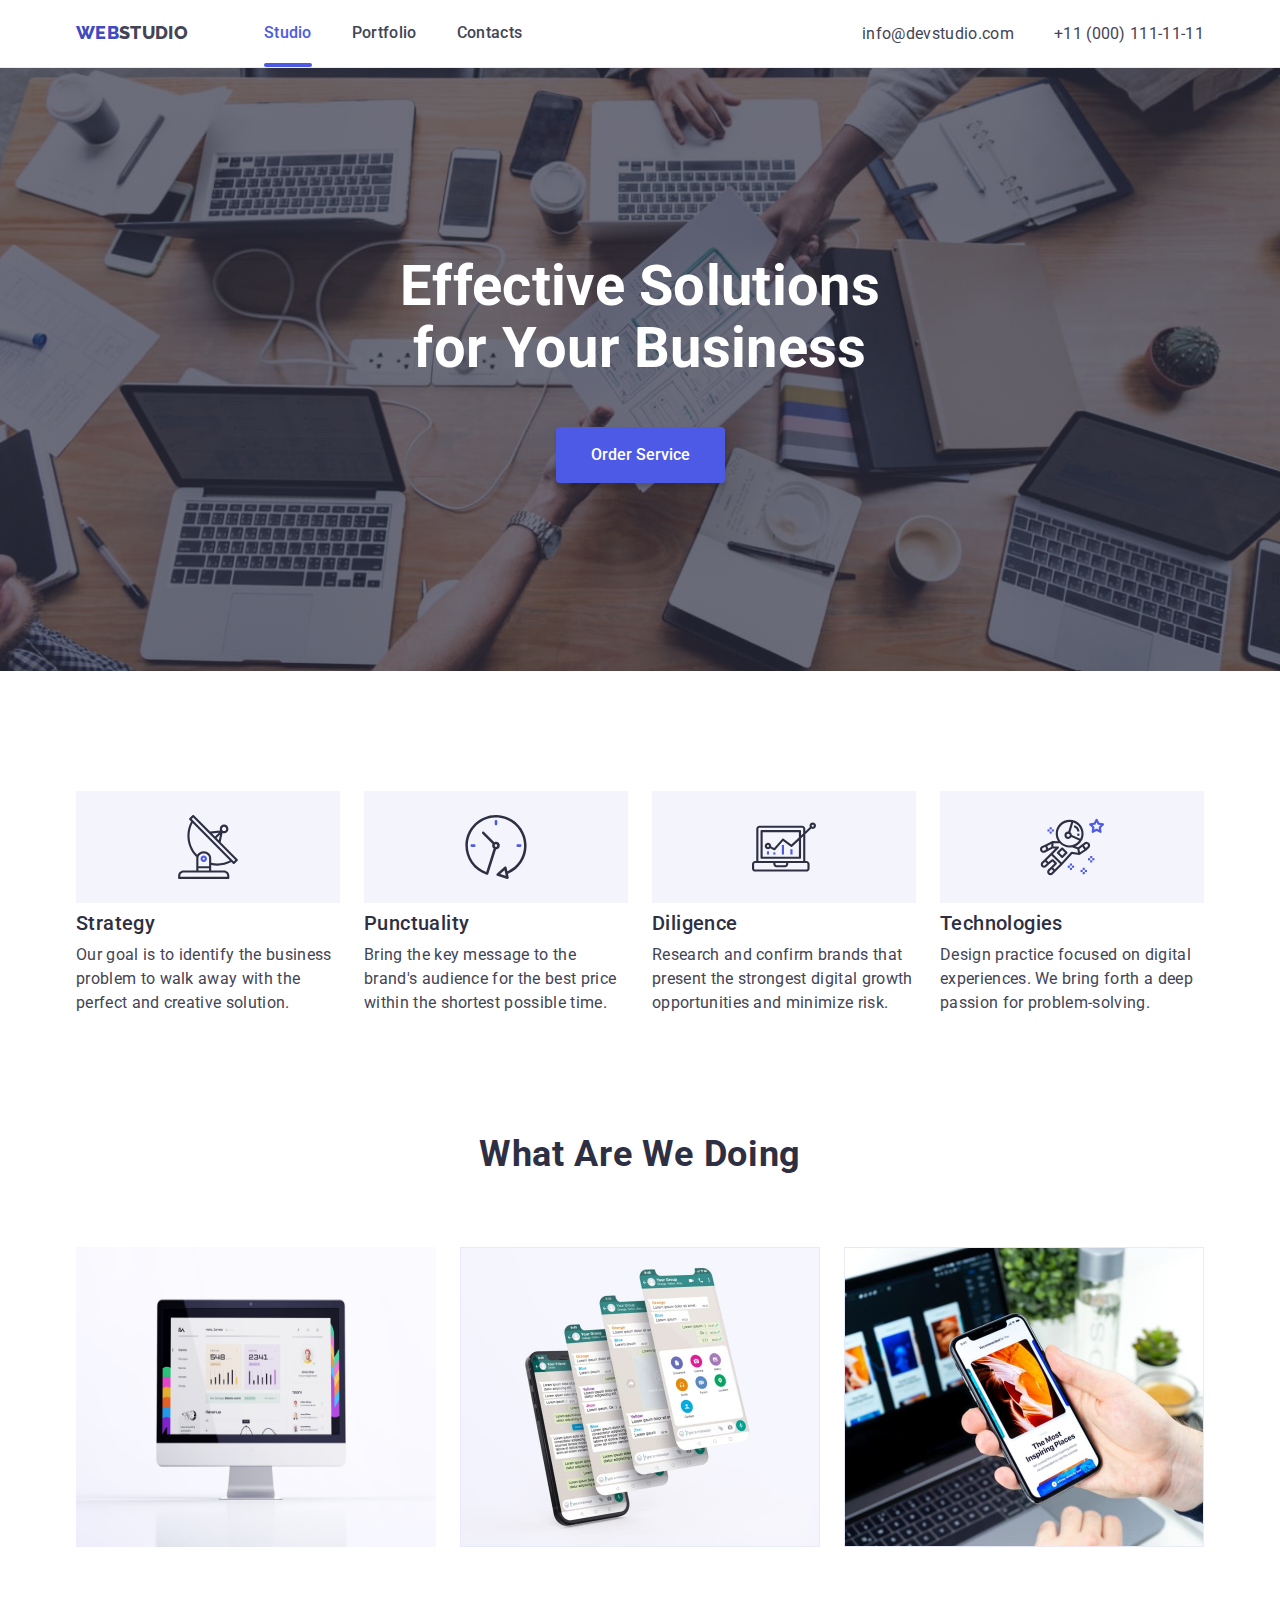
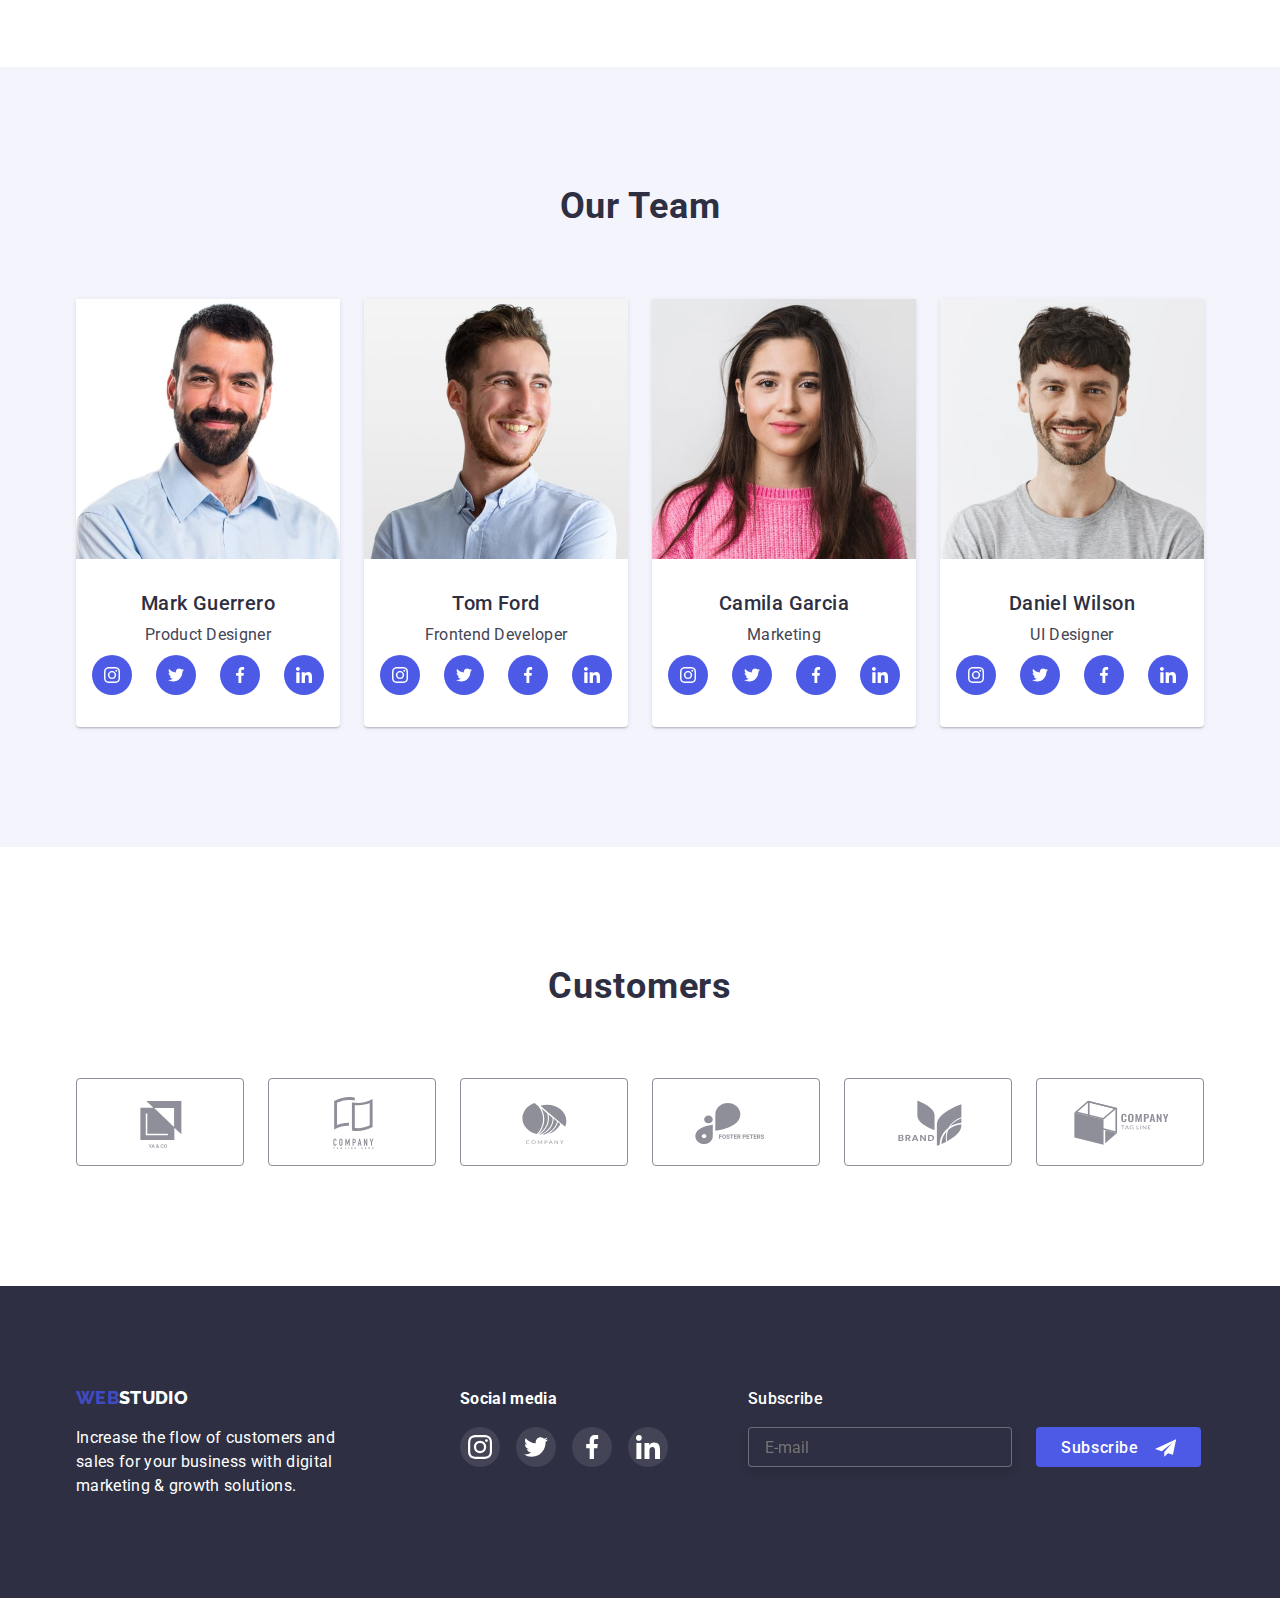
<file: index.html>
<!DOCTYPE html>
<html lang="en">

<head>
  <meta charset="UTF-8" />
  <meta http-equiv="X-UA-Compatible" content="IE=edge" />
  <meta name="viewport" content="width=device-width, initial-scale=1.0" />
  <title>Document</title>
  <link rel="stylesheet"
    href="https://cdnjs.cloudflare.com/ajax/libs/modern-normalize/1.0.0/modern-normalize.min.css" />
  <link rel="stylesheet" href="./css/styles.css" />
  <link rel="preconnect" href="https://fonts.googleapis.com" />
  <link rel="preconnect" href="https://fonts.gstatic.com" crossorigin />
  <link href="https://fonts.googleapis.com/css2?family=Raleway:wght@800&family=Roboto:wght@400;500;700;900&display=swap"
    rel="stylesheet" />
</head>

<body>
  <header class="page-top">
    <div class="container header">
      <nav class="navigation-head">
        <a class="logo" href="./index.html"><span class="web">WEB</span>STUDIO</a>
        <ul class="site-nav">
          <li class="item-nav">
            <a class="navigation-link current" href="./index.html">Studio</a>
          </li>
          <li class="item-nav">
            <a class="navigation-link" href="./portfolio.html">Portfolio</a>
          </li>
          <li class="item-nav">
            <a class="navigation-link" href="">Contacts</a>
          </li>
        </ul>
      </nav>
      <address class="address">
        <ul class="site-address">
          <li class="item-address">
            <a class="address-nav" href="mailto:info@devstudio.com">info@devstudio.com</a>
          </li>
          <li class="item-contacts">
            <a class="address-nav" href="tel:+110001111111">+11 (000) 111-11-11</a>
          </li>
        </ul>
      </address>
    </div>
  </header>

  <main>
    <section class="effective-solutions">
      <div class="container">
        <h1 class="effective-solutions-h">
          Effective Solutions for Your Business
        </h1>
        <button type="button" class="button-order" data-modal-open>Order Service</button>
      </div>
    </section>

    <section class="feautures">
      <div class="container">
        <h2 hidden class="feautures-name">Features</h2>
       
        <ul class="feautures-list">
          <li class="list-item">
            <div class="antenna-icon"><svg class="feautures-icon">
                <use href="./images/icons.svg#icon-antenna"></use>
              </svg> </div>
            <h3 class="feautures-h">Strategy</h3>
            <p class="feautures-p">
              Our goal is to identify the business problem to walk away with
              the perfect and creative solution.
            </p>
            
          </li>
          
          <li class="list-item">
            <div class="clock-icon"><svg class="feautures-icon">
                  <use href="./images/icons.svg#icon-clock"></use>
                </svg></div>
            <h3 class="feautures-h">Punctuality</h3>
            <p class="feautures-p">
              Bring the key message to the brand's audience for the best price
              within the shortest possible time.
            </p>
          </li>
          <li class="list-item">
            <div class="diagram-icon"><svg class="feautures-icon">
                  <use href="./images/icons.svg#icon-diagram"></use>
                </svg> </div>
            <h3 class="feautures-h">Diligence</h3>
            <p class="feautures-p">
              Research and confirm brands that present the strongest digital
              growth opportunities and minimize risk.
            </p>
          </li>
          <li class="list-item">
            <div class="astronaut-icon"><svg class="feautures-icon">
                  <use href="./images/icons.svg#icon-astronaut"></use>
                </svg></div>
            <h3 class="feautures-h">Technologies</h3>
            <p class="feautures-p">
              Design practice focused on digital experiences. We bring forth a
              deep passion for problem-solving.
            </p>
          </li>
        </ul>
      </div>
    </section>

    <section class="what-are-we-doing-section">
      <div class="container">
        <h2 class="what-are-we-doing">What Are We Doing</h2>
        <ul class="what-are-we-doing-list">
          <li class="list-img">
            <img src="./images/img1.jpg" alt="img1" width="360" height="300" />
          </li>
          <li class="list-img">
            <img src="./images/img2.jpg" alt="img2" width="360" height="300" />
          </li>
          <li class="list-img">
            <img src="./images/img3.jpg" alt="img3" width="360" height="300" />
          </li>
        </ul>
      </div>
    </section>

    <section class="our-team-section">
      <div class="container">
        <h2 class="our-team-h-two">Our Team</h2>
        <ul class="our-team-list">
          <li class="list-text-img">
            <img src="./images/img4.jpg" alt="img4" width="264" height="260" />
            <div class="img-card">
              <h3 class="our-team-h">Mark Guerrero</h3>
              <p class="our-team-p">Product Designer</p>
              <ul class="socials-list">
                <li class="socials-item">
                  <a class="socials-link" href="#">
                    <svg class="socials-icon">
                      <use href="./images/icons.svg#icon-instagram"></use>
                    </svg>
                  </a>
                </li>
                <li class="socials-item">
                  <a class="socials-link" href="#"><svg class="socials-icon">
                      <use href="./images/icons.svg#icon-twitter"></use>
                    </svg></a>
                </li>
                <li class="socials-item">
                  <a class="socials-link" href="#"><svg class="socials-icon">
                      <use href="./images/icons.svg#icon-facebook"></use>
                    </svg></a>
                </li>
                <li class="socials-item">
                  <a class="socials-link" href="#"><svg class="socials-icon">
                      <use href="./images/icons.svg#icon-linkedin"></use>
                    </svg></a>
                </li>
              </ul>
            </div>
          </li>
          <li class="list-text-img">
            <img src="./images/img5.jpg" alt="img5" width="264" height="260" />
            <div class="img-card">
              <h3 class="our-team-h">Tom Ford</h3>
              <p class="our-team-p">Frontend Developer</p>
              <ul class="socials-list">
                <li class="socials-item">
                  <a class="socials-link" href="#">
                    <svg class="socials-icon">
                      <use href="./images/icons.svg#icon-instagram"></use>
                    </svg>
                  </a>
                </li>
                <li class="socials-item">
                  <a class="socials-link" href="#"><svg class="socials-icon">
                      <use href="./images/icons.svg#icon-twitter"></use>
                    </svg></a>
                </li>
                <li class="socials-item">
                  <a class="socials-link" href="#"><svg class="socials-icon">
                      <use href="./images/icons.svg#icon-facebook"></use>
                    </svg></a>
                </li>
                <li class="socials-item">
                  <a class="socials-link" href="#"><svg class="socials-icon">
                      <use href="./images/icons.svg#icon-linkedin"></use>
                    </svg></a>
                </li>
              </ul>
            </div>
          </li>
          <li class="list-text-img">
            <img src="./images/img6.jpg" alt="img6" width="264" height="260" />
            <div class="img-card">
              <h3 class="our-team-h">Camila Garcia</h3>
              <p class="our-team-p">Marketing</p>
              <ul class="socials-list">
                <li class="socials-item">
                  <a class="socials-link" href="#">
                    <svg class="socials-icon">
                      <use href="./images/icons.svg#icon-instagram"></use>
                    </svg>
                  </a>
                </li>
                <li class="socials-item">
                  <a class="socials-link" href="#"><svg class="socials-icon">
                      <use href="./images/icons.svg#icon-twitter"></use>
                    </svg></a>
                </li>
                <li class="socials-item">
                  <a class="socials-link" href="#"><svg class="socials-icon">
                      <use href="./images/icons.svg#icon-facebook"></use>
                    </svg></a>
                </li>
                <li class="socials-item">
                  <a class="socials-link" href="#"><svg class="socials-icon">
                      <use href="./images/icons.svg#icon-linkedin"></use>
                    </svg></a>
                </li>
              </ul>
            </div>
          </li>
          <li class="list-text-img">
            <img src="./images/img7.jpg" alt="img7" width="264" height="260" />
            <div class="img-card">
              <h3 class="our-team-h">Daniel Wilson</h3>
              <p class="our-team-p">UI Designer</p>
              <ul class="socials-list">
                <li class="socials-item">
                  <a class="socials-link" href="#">
                    <svg class="socials-icon">
                      <use href="./images/icons.svg#icon-instagram"></use>
                    </svg>
                  </a>
                </li>
                <li class="socials-item">
                  <a class="socials-link" href="#"><svg class="socials-icon">
                      <use href="./images/icons.svg#icon-twitter"></use>
                    </svg></a>
                </li>
                <li class="socials-item">
                  <a class="socials-link" href="#"><svg class="socials-icon">
                      <use href="./images/icons.svg#icon-facebook"></use>
                    </svg></a>
                </li>
                <li class="socials-item">
                  <a class="socials-link" href="#"><svg class="socials-icon">
                      <use href="./images/icons.svg#icon-linkedin"></use>
                    </svg></a>
                </li>
              </ul>
            </div>
          </li>
        </ul>
      </div>
    </section>
    <section class="customers-section">
      <div class="container">
        <h2 class="customers-h-two">Customers</h2>
<ul class="customers-logo">
  <li class="customers-item">
    <a class="customers-link" href="#">
      <svg class="customers-icon">
        <use href="./images/icons.svg#icon-logo-1"></use>
      </svg>
    </a>
  </li>
  <li class="customers-item">
    <a class="customers-link" href="#"><svg class="customers-icon">
        <use href="./images/icons.svg#icon-logo-2"></use>
      </svg></a>
  </li>
  <li class="customers-item">
    <a class="customers-link" href="#"><svg class="customers-icon">
        <use href="./images/icons.svg#icon-logo-3"></use>
      </svg></a>
  </li>
  <li class="customers-item">
    <a class="customers-link" href="#"><svg class="customers-icon">
        <use href="./images/icons.svg#icon-logo-4"></use>
      </svg></a>
  </li>
  <li class="customers-item">
    <a class="customers-link" href="#"><svg class="customers-icon">
        <use href="./images/icons.svg#icon-logo-5"></use>
      </svg></a>
  </li>
  <li class="customers-item">
    <a class="customers-link" href="#"><svg class="customers-icon">
        <use href="./images/icons.svg#icon-logo-6"></use>
      </svg></a>
  </li>
</ul>
      </div>

    </section>
  </main>

  <footer class="footer">
    <div class="container footer-container">
     <div class="footer-div">
      <a href="./index.html" class="logo-footer"><span class="web">WEB</span>STUDIO</a>
      <p class="footer-text-p">
        Increase the flow of customers and sales for your business with digital
        marketing & growth solutions.
      </p>
    </div>
    <div class="social-footer">
      <h2>Social media</h2>
      <ul class="socials-list-footer">
        <li class="socials-item-footer">
          <a class="socials-link-footer" href="#">
            <svg class="socials-icon-footer">
              <use href="./images/icons.svg#icon-instagram"></use>
            </svg>
          </a>
        </li>
        <li class="socials-item-footer">
          <a class="socials-link-footer" href="#"><svg class="socials-icon-footer">
              <use href="./images/icons.svg#icon-twitter"></use>
            </svg></a>
        </li>
        <li class="socials-item-footer">
          <a class="socials-link-footer" href="#"><svg class="socials-icon-footer">
              <use href="./images/icons.svg#icon-facebook"></use>
            </svg></a>
        </li>
        <li class="socials-item-footer">
          <a class="socials-link-footer" href="#"><svg class="socials-icon-footer">
              <use href="./images/icons.svg#icon-linkedin"></use>
            </svg></a>
        </li>
      </ul>
    </div>
    <div class="subscribe-box">
      <h3 class="subscribe-text">Subscribe</h3>
      <form class="subscribe-form" action="">
        <label>
          <input class="subscribe-input" type="email" name="email" placeholder="E-mail" required />
        </label>
        <button type="submit" class="subscribe-btn">
          Subscribe
          <svg class="icon">
            <use href="./images/icons.svg#icon-telegram"></use>
          </svg>
        </button>
      </form>
    </div>
    </div>
    
  </footer>
  <div class="backdrop is-hidden" data-modal>
    <div class="modal">
      
    <button class="modal-close" type="button" data-modal-close>
      <svg class="close-button-icon">
      <use href="./images/icons.svg#icon-close-svg"></use>
    </svg></button>
    <div class="modal-feedback">
      <h4 class="modal-title">
        Leave your contacts and we will call you back
      </h4>
      <form class="form">
        <div class="modal-field">
          <label class="modal-label" for="name">Name</label>
          <input class="modal-input" type="text" id="name" name="Name" required />
          <svg class="modal-icon">
            <use href="./images/icons.svg#icon-username"></use>
          </svg>
        </div>
        <div class="modal-field">
          <label class="modal-label" for="phone">Phone</label>
          <input class="modal-input" type="tel" id="phone" name="Phone" required
            pattern="[0-9]{3}-[0-9]{3}-[0-9]{2}-[0-9]{2}" placeholder="xxx-xxx-xx-xx" />
          <svg class="modal-icon">
            <use href="./images/icons.svg#icon-phone"></use>
          </svg>
        </div>
        <div class="modal-field">
          <label class="modal-label" for="email">Email</label>
          <input class="modal-input" type="email" id="email" name="Email" required />
          <svg class="modal-icon">
            <use href="./images/icons.svg#icon-email"></use>
          </svg>
        </div>
        <div class="modal-form-comment">
          <label class="modal-label" for="comment">Comment</label>
          <textarea class="modal-comment" name="Comment" id="comment" placeholder="Text input"></textarea>
        </div>
        <div class="modal-form">
          <input class="user-policy visually-hidden" type="checkbox" name="checkbox" id="user-policy" required />
          <label for="user-policy" class="modal-form-check">I accept the terms and conditions of the
            <a class="modal-policy" href="">Privacy Policy</a></label>
            
        </div>
        <button type="submit" class="modal-submit">Send</button>
      </form>
    </div>
    </div>


  </div>

  <script src="./js/modal.js"></script>
</body>

</html>
</file>
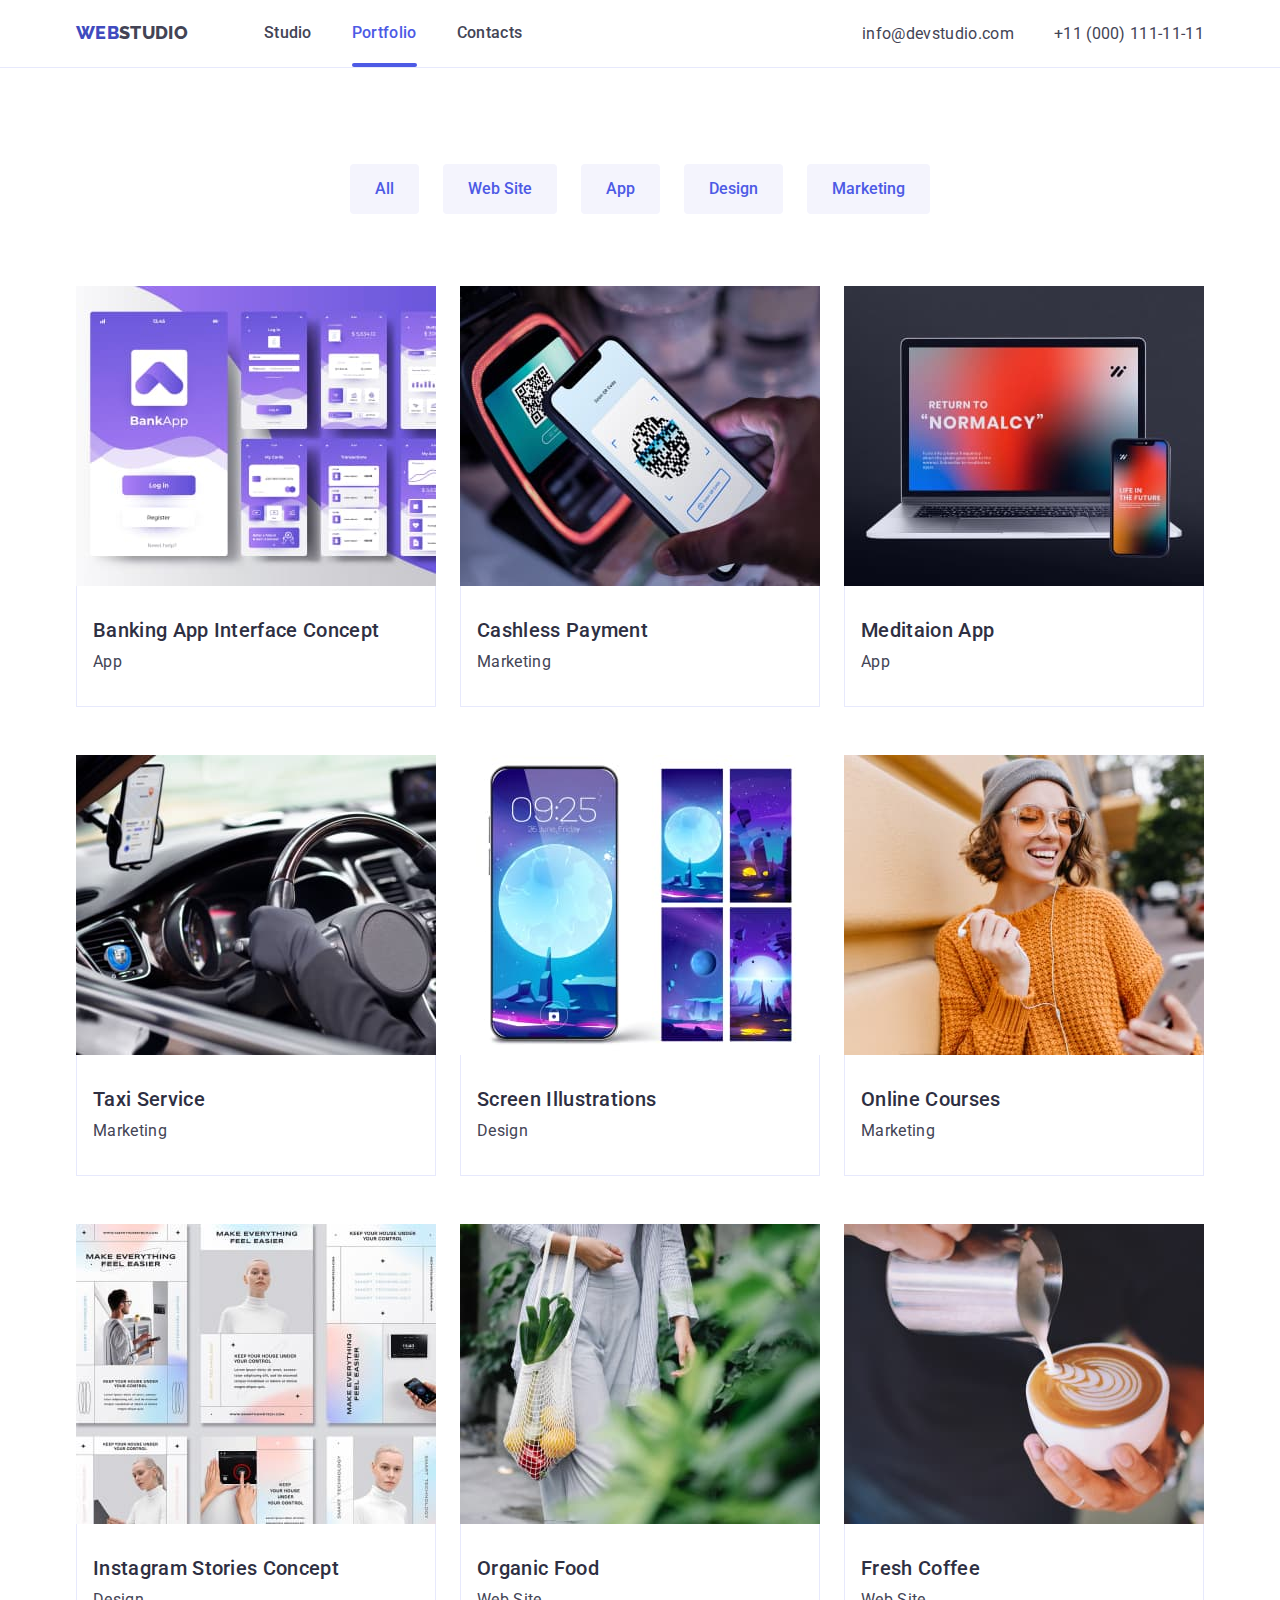
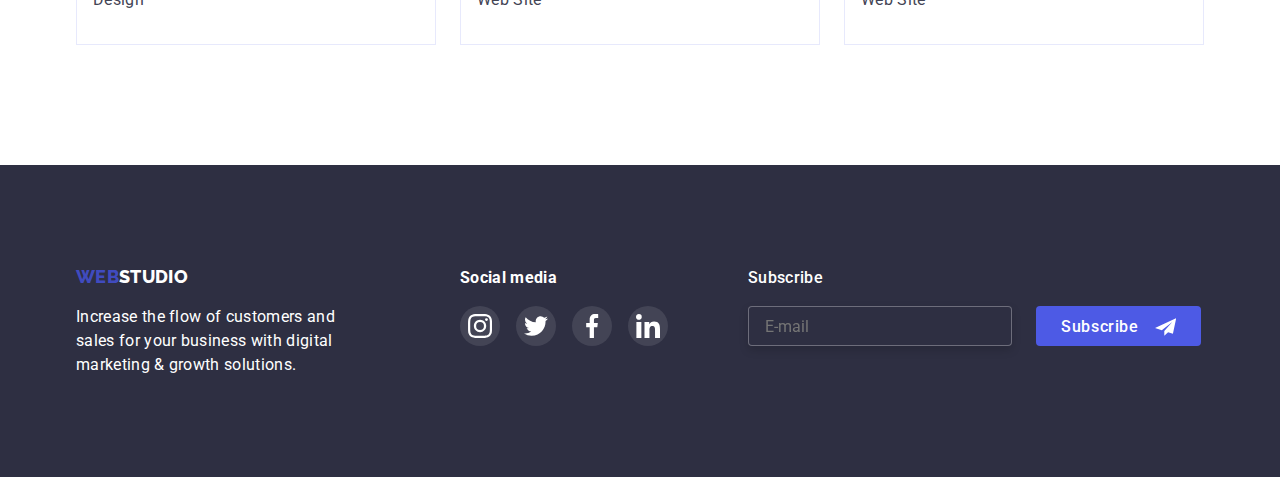
<file: portfolio.html>
<!DOCTYPE html>
<html lang="en">

<head>
  <meta charset="UTF-8" />
  <meta http-equiv="X-UA-Compatible" content="IE=edge" />
  <meta name="viewport" content="width=device-width, initial-scale=1.0" />
  <title>goit-markup-hw-02</title>

  <link rel="preconnect" href="https://fonts.googleapis.com" />
  <link rel="preconnect" href="https://fonts.gstatic.com" crossorigin />
  <link href="https://fonts.googleapis.com/css2?family=Raleway:wght@800&family=Roboto:wght@400;500;700;900&display=swap"
    rel="stylesheet" />
  <link rel="stylesheet"
    href="https://cdnjs.cloudflare.com/ajax/libs/modern-normalize/1.0.0/modern-normalize.min.css" />
  <link rel="stylesheet" href="./css/styles.css" />
</head>
<!-- Navigation -->

<body>
  <header class="page-top">
    <div class="container header">
      <nav class="navigation-head">
        <a class="logo" href="./index.html"><span class="web">WEB</span>STUDIO</a>
        <ul class="site-nav">
          <li class="item-nav"><a class="navigation-link" href="./index.html">Studio</a></li>
          <li class="item-nav">
            <a class="navigation-link current" href="./portfolio.html">Portfolio</a>
          </li>
          <li class="item-nav"><a class="navigation-link" href="">Contacts</a></li>
        </ul>
      </nav>
      <address class="address">
        <ul class="site-address">
          <li class="item-address">
            <a class="address-nav" href="mailto:info@devstudio.com">info@devstudio.com</a>
          </li>
          <li class="item-contacts">
            <a class="address-nav" href="tel:+110001111111">+11 (000) 111-11-11</a>
          </li>
        </ul>
      </address>
    </div>
  </header>
  <main>

    <!-- Buttons -->

    <section class="section-portfolio">
      <div class="container-portfolio">



        <ul class="list-button">
          <li class="button"><button type="button" class="portfolio-button">All</button></li>
          <li class="button"><button type="button" class="portfolio-button">Web Site</button></li>
          <li class="button"><button type="button" class="portfolio-button">App</button></li>
          <li class="button"><button type="button" class="portfolio-button">Design</button></li>
          <li class="button"><button type="button" class="portfolio-button">Marketing</button></li>
        </ul>

        <!-- Portfolio -->

        <ul class="portfolio-ul-img-list">
          <li class="portfolio-img">
            <a class="link portfolio-link" href="#">
              <div class="app-image"><img src="./images/img8.jpg" alt="img8" width="360" />
                
                <div class="app-description">
                  <p>14 Stylish and User-Friendly App Design Concepts · Task Manager App · Calorie Tracker App · Exotic
                    Fruit Ecommerce App ·
                    Cloud Storage App</p>
                </div>
              </div>
              <div class="portfolio-card">

                <h3 class="list-h-portfolio">Banking App Interface Concept</h3>
                <p class="list-p-portfolio">App</p>
              </div>
              
              
            </a>

          </li>
          <li class="portfolio-img">
            <a class="link portfolio-link" href="#">
              <div class="app-image"><img src="./images/img9.jpg" alt="img9" width="360" />
              <div class="app-description">
                <p>14 Stylish and User-Friendly App Design Concepts · Task Manager App · Calorie Tracker App · Exotic
                  Fruit Ecommerce App ·
                  Cloud Storage App</p>
              </div>
              </div>
             
              <div class="portfolio-card">
                <h3 class="list-h-portfolio">Cashless Payment</h3>
                <p class="list-p-portfolio">Marketing</p>
              </div>
            </a>
          </li>
          <li class="portfolio-img">
            <a class="link portfolio-link" href="#">
              <div class="app-image"><img src="./images/img10.jpg" alt="img10" width="360" />
                <div class="app-description">
                  <p>14 Stylish and User-Friendly App Design Concepts · Task Manager App · Calorie Tracker App · Exotic
                    Fruit Ecommerce App ·
                    Cloud Storage App</p>
                </div>
              </div>
              <div class="portfolio-card">
                <h3 class="list-h-portfolio">Meditaion App</h3>
                <p class="list-p-portfolio">App</p>
              </div>
            </a>
          </li>
          <li class="portfolio-img">
            <a class="link portfolio-link" href="#">
            <div class="app-image"><img src="./images/img11.jpg" alt="img11" width="360" />
              <div class="app-description">
                <p>14 Stylish and User-Friendly App Design Concepts · Task Manager App · Calorie Tracker App · Exotic
                  Fruit Ecommerce App ·
                  Cloud Storage App</p>
              </div>
            </div>
              <div class="portfolio-card">
                <h3 class="list-h-portfolio">Taxi Service</h3>
                <p class="list-p-portfolio">Marketing</p>
              </div>
            </a>
          </li>
          <li class="portfolio-img">
            <a class="link portfolio-link" href="#">
              <div class="app-image"><img src="./images/img12.jpg" alt="img12" width="360" />
                <div class="app-description">
                  <p>14 Stylish and User-Friendly App Design Concepts · Task Manager App · Calorie Tracker App · Exotic
                    Fruit Ecommerce App ·
                    Cloud Storage App</p>
                </div>
              </div>
              <div class="portfolio-card">
                <h3 class="list-h-portfolio">Screen Illustrations</h3>
                <p class="list-p-portfolio">Design</p>
              </div>
            </a>
          </li>
          <li class="portfolio-img">
            <a class="link portfolio-link" href="#">
              <div class="app-image"><img src="./images/img13.jpg" alt="img13" width="360" />
                <div class="app-description">
                  <p>14 Stylish and User-Friendly App Design Concepts · Task Manager App · Calorie Tracker App · Exotic
                    Fruit Ecommerce App ·
                    Cloud Storage App</p>
                </div>
              </div>
              <div class="portfolio-card">
                <h3 class="list-h-portfolio">Online Courses</h3>
                <p class="list-p-portfolio">Marketing</p>
              </div>
            </a>
          </li>
          <li class="portfolio-img">
            <a class="link portfolio-link" href="#">
              <div class="app-image"><img src="./images/img14.jpg" alt="img14" width="360" />
                <div class="app-description">
                  <p>14 Stylish and User-Friendly App Design Concepts · Task Manager App · Calorie Tracker App · Exotic
                    Fruit Ecommerce App ·
                    Cloud Storage App</p>
                </div>
              </div>
              <div class="portfolio-card">
                <h3 class="list-h-portfolio">Instagram Stories Concept</h3>
                <p class="list-p-portfolio">Design</p>
              </div>
            </a>
          </li>
          <li class="portfolio-img">
            <a class="link portfolio-link" href="#">
              <div class="app-image"><img src="./images/img15.jpg" alt="img15" width="360" />
                <div class="app-description">
                  <p>14 Stylish and User-Friendly App Design Concepts · Task Manager App · Calorie Tracker App · Exotic
                    Fruit Ecommerce App ·
                    Cloud Storage App</p>
                </div>
              </div>
              <div class="portfolio-card">
                <h3 class="list-h-portfolio">Organic Food</h3>
                <p class="list-p-portfolio">Web Site</p>
              </div>
            </a>
          </li>
          <li class="portfolio-img">
            <a class="link portfolio-link" href="#">
              <div class="app-image"><img src="./images/img16.jpg" alt="img16" width="360" />
                <div class="app-description">
                  <p>14 Stylish and User-Friendly App Design Concepts · Task Manager App · Calorie Tracker App · Exotic
                    Fruit Ecommerce App ·
                    Cloud Storage App</p>
                </div>
              </div>
              <div class="portfolio-card">
                <h3 class="list-h-portfolio">Fresh Coffee</h3>
                <p class="list-p-portfolio">Web Site</p>
              </div>
            </a>
          </li>
        </ul>
    </section>
    </div>
  </main>
  <!-- Footer -->
  <footer class="footer">
    <div class="container footer-container">
      <div class="footer-div">
        <a href="./index.html" class="logo-footer"><span class="web">WEB</span>STUDIO</a>
        <p class="footer-text-p">
          Increase the flow of customers and sales for your business with digital
          marketing & growth solutions.
        </p>
      </div>
      <div class="social-footer">
        <h2>Social media</h2>
        <ul class="socials-list-footer">
          <li class="socials-item-footer">
            <a class="socials-link-footer" href="#">
              <svg class="socials-icon-footer">
                <use href="./images/icons.svg#icon-instagram"></use>
              </svg>
            </a>
          </li>
          <li class="socials-item-footer">
            <a class="socials-link-footer" href="#"><svg class="socials-icon-footer">
                <use href="./images/icons.svg#icon-twitter"></use>
              </svg></a>
          </li>
          <li class="socials-item-footer">
            <a class="socials-link-footer" href="#"><svg class="socials-icon-footer">
                <use href="./images/icons.svg#icon-facebook"></use>
              </svg></a>
          </li>
          <li class="socials-item-footer">
            <a class="socials-link-footer" href="#"><svg class="socials-icon-footer">
                <use href="./images/icons.svg#icon-linkedin"></use>
              </svg></a>
          </li>
        </ul>
      </div>
      <div class="subscribe-box">
        <h3 class="subscribe-text">Subscribe</h3>
        <form class="subscribe-form" action="">
          <label>
            <input class="subscribe-input" type="email" name="email" placeholder="E-mail" required />
          </label>
          <button type="submit" class="subscribe-btn">
            Subscribe
            <svg class="icon">
              <use href="./images/icons.svg#icon-telegram"></use>
            </svg>
          </button>
        </form>
      </div>
    </div>
  </footer>
</body>

</html>
</file>
<file: css/styles.css>
body {
  font-family: "Roboto", sans-serif;
  font-size: 16px;
  
  background-color: var(--text-white-color);
  color: var(--text-color);
  
  letter-spacing: 0.02em;
}

h1,
h2,
h3,
h4,
h5,
h6,
p {
  margin: 0px;
}
ul {
  padding: 0;
  margin: 0;
  list-style-type: none;
}
img {
  display: block;
}
.visually-hidden{
      position: absolute;
    width: 1px;
    height: 1px;
    margin: -1px;
    border: 0;
    padding: 0;
    white-space: nowrap;
    clip-path: inset(100%);
    clip: rect(0 0 0 0);
    overflow: hidden;
}

.container {
  padding: 0px 15px;
  margin-left: auto;
  margin-right: auto;
  max-width: 1158px;
}

/* Variables */
:root {
  --grey-color: #8e8f99;
  --primary-text-color: #2e2f42;
  --accent-color: #404bbf;
  --text-color: #434455;
  --background-white-color: #ffffff;
  --logo-blue-color: #4d5ae5;
  --text-h-color: #2e2f42;
  --text-white-color: #ffffff;
  --our-team-background-color: #f4f4fd;
  --button-solid-color: #e7e9fc;
  --green-color: #31d0aa;
}

/* Title */

.header-container {
  display: flex;
  align-items: center;
}
.header {
  font-weight: 500;
  display: flex;
  align-items: center;
}
.page-top {
  border-bottom: 1px solid var(--button-solid-color);
}
.logo {
  font-family: "Raleway", sans-serif;
  font-weight: 800;
  font-size: 18px;
  line-height: 1;
  color: var(--text-color);
  text-decoration: none;
  padding-top: 24px;
  padding-bottom: 24px;
  margin-right: 76px;
}

.web {
  color: var(--accent-color);
}

/* Navigation */

.navigation-head {
  display: flex;
}

.site-nav {
  display: flex;
  align-items: center;
}
.item-nav {
  margin-right: 40px;
}

.item-nav:last-child {
  margin-right: 0;
}

.navigation-link {
  display: block;
  color: var(--title-text-color);
  text-decoration: none;
  padding-top: 24px;
  padding-bottom: 24px;
  justify-content: center;
  position: relative;
  transition-duration: 250ms;
  transition-property: color;
  animation-duration: 250ms;
  transition-timing-function: cubic-bezier(0.4, 0, 0.2, 1);
}
.navigation-link:hover,
.navigation-link:focus {
  color: var(--accent-color);
}
.navigation-link.current {
  display: block;
  color: var(--logo-blue-color);
  text-decoration: none;
  padding-top: 24px;
  padding-bottom: 24px;
  justify-content: center;
  position: relative;
}

.navigation-link.current::after {
  position: absolute;
  bottom: 0;
  display: block;
  width: 100%;
  border-radius: 2px;
  height: 4px;
  background-color: currentColor;
  content: "";
  color: var(--logo-blue-color);
}

.item-adress {
  margin-right: 40px;
  font-weight: 400;
}
.item-contacts {
  margin-left: 40px;
  font-weight: 400;
}

.address-nav {
  display: block;
  font-weight: 400;
  padding-top: 24px;
  padding-bottom: 24px;
  color: var(--text-color);
  font-size: 16px;
  line-height: 1.2;
  text-decoration: none;
  transition-duration: 250ms;
  transition-property: color;
  animation-duration: 250ms;
  transition-timing-function: cubic-bezier(0.4, 0, 0.2, 1);
}

.address-nav:hover,
.address-nav:focus {
  color: var(--accent-color);
}

.site-address {
  display: flex;
}

.address {
  font-style: normal;
  margin-left: auto;
}

/* Buttons */

.button-order {
  width: 169px;
  height: 56px;
  left: 636px;
  top: 428px;
  font-weight: 500;
  font-size: 16px;
  line-height: 1.5;
  font-family: "Roboto";
  color: var(--text-white-color);
  background-color: var(--logo-blue-color);
  border: 0px solid;
  box-shadow: 0px 4px 4px rgba(0, 0, 0, 0.15);
  border-color: var(--logo-blue-color);
  border-radius: 4px;
  cursor: pointer;

  transition-property: background-color, box-shadow;
  transition-duration: 250ms;
  transition-timing-function: cubic-bezier(0.4, 0, 0.2, 1);

  margin-top: 48px;
  margin-left: auto;
  margin-right: auto;
}
.button-order:hover,
.button-order:focus {
  background-color: var(--accent-color);
  border-color: var(--accent-color);
}

/* Portfolio */
.container-portfolio {
  padding: 0px 15px;
  margin-left: auto;
  margin-right: auto;
  max-width: 1158px;
}

.section-portfolio {
  padding-top: 96px;
  padding-bottom: 120px;
}

.list-button {
  display: flex;
  justify-content: center;
  margin-bottom: 72px;
}

.button:not(:last-child) {
  margin-right: 24px;
}

.portfolio-button {
  background-color: var(--our-team-background-color);
  color: var(--logo-blue-color);
  font-weight: 500;
  font-family: inherit;
  font-size: 16px;
  line-height: 1.5;
  cursor: pointer;
  padding: 12px 24px;

  border: 1px solid transparent;
  border-radius: 4px;
  transition-property: background-color, color;
  transition-duration: 250ms;
  transition-timing-function: cubic-bezier(0.4, 0, 0.2, 1);
}

.portfolio-button:hover,
.portfolio-button:focus {
  background-color: var(--accent-color);
  color: var(--text-white-color);
  box-shadow: 0px 4px 4px rgba(0, 0, 0, 0.15);
}
.box-shadow-portfolio {
  box-shadow: none;
}
.box-shadow-portfolio:hover {
  box-shadow: 0px 1px 6px rgba(46, 47, 66, 0.08),
    0px 1px 1px rgba(46, 47, 66, 0.16), 0px 2px 1px rgba(46, 47, 66, 0.08);
}
.portfolio-ul-img-list {
  display: flex;
  flex-wrap: wrap;
}
.link {
  display: block;
  text-decoration: none;
  transition: 250ms;
  transition-property: box-shadow;
  transition-duration: 250ms;
  transition-timing-function: cubic-bezier(0.4, 0, 0.2, 1);

  color: var(--text-h-color);
}
.link:hover,
.link:focus {
  box-shadow: 0px 1px 6px rgba(46, 47, 66, 0.08),
    0px 1px 1px rgba(46, 47, 66, 0.16), 0px 2px 1px rgba(46, 47, 66, 0.08);
}
.portfolio-img {
  margin-right: 24px;
  margin-bottom: 48px;
}

.portfolio-img:nth-child(3n) {
  margin-right: 0;
}
.portfolio-img:nth-last-child(-n + 3) {
  margin-bottom: 0;
}

.portfolio-card {
  padding-top: 32px;
  border-left: 1px solid var(--button-solid-color);
  border-bottom: 1px solid var(--button-solid-color);
  border-right: 1px solid var(--button-solid-color);
  padding-left: 16px;
  padding-bottom: 32px;
}

/* Portfolio-App-Description */
.app-image {
  position: relative;
  overflow: hidden;
}
.app-description {
  position: absolute;
  padding: 40px 32px 164px 32px;
  top: 0;
  left: 0;

  width: 100%;
  height: 100%;
  color: var(--our-team-background-color);
  background-color: var(--logo-blue-color);
  transform: translateY(100%);
  transition-duration: 250ms;
}
.portfolio-link:hover .app-description {
  transform: translateY(0%);
}

.list-h-portfolio {
  font-weight: 500;
  font-size: 20px;
  line-height: 1.2;
  color: var(--title-text-color);

  margin-bottom: 8px;
}
.list-p-portfolio {
  font-weight: 400;
  font-size: 16px;
  line-height: 1.5;
  color: var(--text-color);
}

/* Footer */
.footer-container {
  display: flex;
  align-items: baseline;
}
.footer-portfolio {
  background-color: var(--text-h-color);
  color: var(--text-white-color);
  top: 1764px;
  padding-top: 100px;
  padding-bottom: 100px;

  left: 0px;
}
.footer {
  background-color: var(--text-h-color);
  color: var(--text-white-color);
  top: 2280px;
  padding: 100px 0px;
}
.logo-footer {
  font-family: "Raleway", sans-serif;
  font-weight: 800;
  font-size: 18px;
  line-height: 1.3;
  color: var(--background-white-color);
  text-decoration: none;
}
.footer-text-p {
  font-family: "Roboto";
  font-style: normal;
  font-weight: 400;
  font-size: 16px;
  line-height: 24px;
  letter-spacing: 0.02em;
  color: var(--text-white-color);
  margin-top: 16px;
  margin-bottom: 0;
  width: 264px;
}
.footer-div {
  display: inline-block;
}

/* Effective Solutions*/

.effective-solutions {
  max-width: 1440px;
  margin: 0 auto;
  background-color: var(--text-h-color);
  padding: 188px 0;
  text-align: center;
  background-image: linear-gradient(
      rgba(46, 47, 66, 0.7),
      rgba(46, 47, 66, 0.7)
    ),
    url("../images/people-office.jpg");
  background-repeat: no-repeat;
  background-position: center;
  background-size: cover;
}
.effective-solutions-h {
  color: var(--text-white-color);
  font-weight: 700;
  font-size: 56px;
  line-height: 1.1;
  text-decoration: none;
  max-width: 494px;
  margin-right: auto;
  margin-left: auto;
}

/* Feautures */

.feautures {
  padding-top: 120px;
}
.feautures-name {
  margin-top: 0;
  margin-bottom: 0;
}
.feautures-list {
  display: flex;
}
.list-item:not(:last-child) {
  margin-right: 24px;
}

.feautures-h {
  font-weight: 500;
  font-size: 20px;
  line-height: 1.2;
  letter-spacing: 0.02em;
  color: var(--primary-text-color);
  margin-bottom: 8px;
}
.feautures-p {
  font-family: "Roboto";
  font-weight: 400;
  font-size: 16px;
  line-height: 1.5;
  color: var(--text-color);
  margin-top: 0;
}

/* What are we doing */
.what-are-we-doing-section {
  padding-top: 120px;
  padding-bottom: 120px;
}
.what-are-we-doing {
  font-family: "Roboto";
  font-weight: 700;
  font-size: 36px;
  margin-bottom: 72px;
  text-align: center;
  line-height: 1.1;
  text-align: center;
  letter-spacing: 0.02em;
  color: var(--primary-text-color);
}
.what-are-we-doing-list {
  display: flex;
}
.list-img {
  width: 360;
}
.list-img:not(:last-child) {
  margin-right: 24px;
}

/* Our Team */
.our-team-section {
  background-color: var(--our-team-background-color);
  padding-top: 120px;
  padding-bottom: 120px;
}
.our-team-list {
  display: flex;
}
.list-text-img {
  background-color: var(--background-white-color);
  box-shadow: 0px 1px 6px rgba(46, 47, 66, 0.08),
    0px 1px 1px rgba(46, 47, 66, 0.16), 0px 2px 1px rgba(46, 47, 66, 0.08);
  border-radius: 0px 0px 4px 4px;
  width: 264;
  height: 260;
}
.list-text-img:not(:last-child) {
  margin-right: 24px;
}
.img-card {
  text-align: center;
  padding-top: 32px;
  padding-bottom: 32px;
}
.our-team-h {
  font-family: "Roboto";
  font-weight: 500;
  font-size: 20px;
  line-height: 1.2;
  text-align: center;
  letter-spacing: 0.02em;
  color: var(--primary-text-color);
}

.our-team-h-two {
  font-family: "Roboto";
  font-weight: 700;
  font-size: 36px;
  line-height: 1.1;
  text-align: center;
  letter-spacing: 0.02em;
  color: var(--primary-text-color);
  margin-bottom: 72px;
  text-align: center;
}
.our-team-p {
  font-family: "Roboto";
  margin-top: 8px;
  font-weight: 400;
  font-size: 16px;
  line-height: 1.5;
  text-align: center;
  letter-spacing: 0.02em;
  color: var(--text-color);
}
/* Customers */
.customers-h-two {
  font-family: "Roboto";
  font-weight: 700;
  font-size: 36px;
  line-height: 1.1;
  text-align: center;
  letter-spacing: 0.02em;
  color: var(--primary-text-color);
  margin-bottom: 72px;
  text-align: center;
}

.customers-section {
  padding-top: 120px;
  padding-bottom: 120px;
  color: blue;
}
.customers-logo {
  display: flex;
  justify-content: center;
  gap: 24px;
}
.customers-item {
  width: 168px;
  height: 88px;
}

.customers-link {
  display: flex;
  align-items: center;
  justify-content: center;
  border: 1px solid #8e8f99;
  border-radius: 4px;
  fill: var(--grey-color);
  width: 100%;
  height: 100%;
  color: blue;

  transition-property: border, fill;
  transition-duration: 250ms;
  transition-timing-function: cubic-bezier(0.4, 0, 0.2, 1);
}
.customers-link:hover,
.customers-link:focus {
  border: 1px solid var(--accent-color);

  fill: var(--accent-color);
  transition: transform 250ms;
  transition-timing-function: cubic-bezier(0.4, 0, 0.2, 1);
}

.customers-icon {
  width: 104px;
  height: 56px;
}

/* Socials */
.socials-list {
  display: flex;
  justify-content: center;
  gap: 24px;
  margin-top: 8px;
}
.socials-item {
  width: 40px;
  height: 40px;
}
.socials-link {
  display: flex;
  align-items: center;
  justify-content: center;
  border-radius: 50%;
  background-color: var(--logo-blue-color);
  width: 100%;
  height: 100%;

  transition-property: background-color;
  transition-duration: 250ms;
  transition-timing-function: cubic-bezier(0.4, 0, 0.2, 1);
}
.socials-link:hover,
.socials-link:focus {
  background-color: var(--accent-color);
}
.socials-icon {
  width: 16px;
  height: 16px;
  fill: var(--text-white-color);
}

/* Socials footer */
.social-footer {
  margin-top: 0px;
  margin-left: 120px;
  display: inline-block;
}
.social-footer h2 {
  font-size: 16px;
  line-height: 150%; /* 24/16 */
  color: var(--bgc-white-color);
}
.socials-list-footer {
  display: flex;
  justify-content: center;
  gap: 16px;
  margin-top: 16px;
}
.socials-item-footer {
  width: 40px;
  height: 40px;
}
.socials-link-footer {
  display: flex;
  align-items: center;
  justify-content: center;
  border-radius: 50%;
  background-color: var(--text-color);
  width: 100%;
  height: 100%;
  transition: background-color 250ms cubic-bezier(0.4, 0, 0.2, 1);
}
.socials-link-footer:hover,
.socials-link-footer:focus {
  background-color: var(--green-color);
  transition: transform 250ms;
  transition-timing-function: cubic-bezier(0.4, 0, 0.2, 1);
}
.socials-icon-footer {
  width: 24px;
  height: 24px;
  fill: var(--text-white-color);
}

/* Feautures SVG */
.feautures-icons-list {
  display: flex;
  justify-content: center;
  gap: 40px;
  margin-bottom: 8px;
}

.antenna-icon {
  width: 264px;
  height: 112px;
  display: flex;
  justify-content: center;
  align-items: center;
  background-color: var(--our-team-background-color);
  margin-bottom: 8px;
}
.clock-icon {
  width: 264px;
  height: 112px;
  display: flex;
  justify-content: center;
  align-items: center;
  background-color: var(--our-team-background-color);
  margin-bottom: 8px;
}
.diagram-icon {
  width: 264px;
  height: 112px;
  display: flex;
  justify-content: center;
  align-items: center;
  background-color: var(--our-team-background-color);
  margin-bottom: 8px;
}
.astronaut-icon {
  width: 264px;
  height: 112px;
  display: flex;
  justify-content: center;
  align-items: center;
  background-color: var(--our-team-background-color);
  margin-bottom: 8px;
}

.feautures-icon {
  width: 64px;
  height: 64px;
  fill: black;
}

.backdrop {
  position: fixed;
  display: flex;
  align-items: center;
  justify-content: center;
  top: 0;
  left: 0;
  width: 100%;
  height: 100%;
  padding: 20px 0;
  background: rgba(46, 47, 66, 0.4);
  transition: opacity, visibility;
  transition-duration: 250ms;
  transition-timing-function: cubic-bezier(0.4, 0, 0.2, 1);
}

.backdrop.is-hidden {
  opacity: 0;
  visibility: hidden;
  pointer-events: none;
}
.modal {
  position: relative;
  overflow: auto;
  width: 100%;
  height: 100%;
  padding: 72px 24px 24px 24px;
  
  max-width: 408px;
  max-height: 584px;
  background-color: var(--background-white-color);
  transition-duration: 250ms;
  transition-timing-function: cubic-bezier(0.4, 0, 0.2, 1);
  box-shadow: 0px 1px 1px rgba(0, 0, 0, 0.14), 0px 1px 3px rgba(0, 0, 0, 0.12),
    0px 2px 1px rgba(0, 0, 0, 0.2);
  border-radius: 4px;
}
label{
  display: block;
}
.modal-close {
  position: absolute;
  top: 24px;
  right: 24px;
  width: 24px;
  height: 24px;
  border-radius: 50%;
  justify-content: center;
  align-items: center;
  display: flex;
  background-color: #e7e9fc;
  border: 1px solid rgba(0, 0, 0, 0.1);
 
  transition-property: background-color, fill;
  transition-duration: 250ms;
  transition-timing-function: cubic-bezier(0.4, 0, 0.2, 1);
}

.modal-close:hover,
.modal-close:focus {
  fill: var(--background-white-color);
  background-color: var(--accent-color);
}

.close-button-icon {
  width: 8px;
  height: 8px;
}
.modal-feedback {
  display: flex;
  flex-direction: column;
  width: 100%;
  height: 100%;
}
.modal-title {
  display: flex;
  justify-content: center;
  margin-bottom: 14px;
 
  font-weight: 500;
  color: var(--primary-text-color);
}

.modal-field {
  position: relative;
  margin-bottom: 8px;

}
.modal-icon {
  position: absolute;
  top: 48%;
  left: 13px;
  bottom: 20px;
  width: 18px;
  height: 24px;
  
  cursor: pointer;
  fill: #2e2f42;
 
}
.modal-label {
  font-size: 12px;
  line-height: 133.333333%; /* 16/12 */
  color: var(--grey-color);
  letter-spacing: 0.04em;
 margin-bottom: 4px;
}
.modal-input {
  padding-left: 38px;
  width: 100%;
  height: 40px;
  border: 1px solid rgba(33, 33, 33, 0.2);
  border-radius: 4px;
  outline: none;

  transition-property: color, border;
  transition-duration: 250ms;
  transition-timing-function: cubic-bezier(0.4, 0, 0.2, 1);
}
.modal-form {
  position: relative;
  
  margin-bottom: 18px;
 
  
}
.modal-form-comment{
  margin-bottom: 16px;
}

.modal-comment {
  width: 360px;
  height: 120px;
  padding: 8px 8px 0px 16px;
  
   
  border: 1px solid rgba(33, 33, 33, 0.2);
  border-radius: 4px;
  resize: none;
  outline: none;

  transition-property: color, border;
  transition-duration: 250ms;
  transition-timing-function: cubic-bezier(0.4, 0, 0.2, 1);
  
 
}


.modal-form-check {
  display: flex;
  align-items: center;
  font-size: 12px;
  line-height: 1;
  color: #757575;
  letter-spacing: 0.04em;
}
.modal-policy {
  margin-left: 4px;
  text-decoration: underline;
  color: var(--logo-blue-color);
}
.modal-form-check::before {
  content: '';
  display: block;
  width: 16px;
  height: 16px;
  margin-right: 8px;
  border: 1.25px solid #2e2f42;
  border-radius: 2px;
  cursor: pointer;
}
.user-policy:checked + .modal-form-check::before {
  background-color: var(--accent-color);
  background-image: url(../images/Vector.svg);
  background-repeat: no-repeat;
  background-position: 50% 50%;
  border-color: var(--accent-color);
}
.modal-policy {
  text-decoration: underline;
  color: var(--logo-blue-color);
}


.modal-submit {
  width: 169px;
  height: 56px;
  margin: 0 96px;
  
  

  color: var(--text-white-color);
  background-color: var(--logo-blue-color);
  box-shadow: 0px 4px 4px rgba(0, 0, 0, 0.15);
  border-radius: 4px;
  border-color: transparent;

  transition-property: background-color, border;
  transition-duration: 250ms;
  transition-timing-function: cubic-bezier(0.4, 0, 0.2, 1);
  cursor: pointer;
}
.modal-submit:focus,
.modal-submit:hover {
  background-color: var(--accent-color);
}
.modal-input:focus {
  border: 1px solid var(--logo-blue-color);
}
.modal-input:focus + svg {
  fill: var(--logo-blue-color);
}
.modal-comment:focus {
  border: 1px solid var(--logo-blue-color);
}
.modal-comment:focus::placeholder,
.modal-input:focus::placeholder {
  color: var(--logo-blue-color);
}
.modal-comment::placeholder,
.modal-input::placeholder {
  color: transparent;
}



/* Subscribe footer */
.subscribe-box {
  margin-left: 80px;
}
.subscribe-text {
  font-weight: 500;
  font-size: 16px;
  line-height: 150%; /* 24/16 */
  color: var(--text-white-color);
  margin-bottom: 16px;
}
.subscribe-form {
  display: flex;
}
.subscribe-input {
  width: 264px;
  height: 40px;
 
  padding-left: 16px;
  color: var(--text-white-color);
  background-color: var(--text-h-color);
  border: 1px solid rgba(255, 255, 255, 0.3);
  filter: drop-shadow(0px 4px 4px rgba(0, 0, 0, 0.15));
  border-radius: 4px;

  transition-property: border;
  transition-duration: 250ms;
  transition-timing-function: cubic-bezier(0.4, 0, 0.2, 1);
}
.subscribe-btn {
  display: inline-flex;
  width: 165px;
  height: 40px;
  font-weight: 500;
  line-height: 150%; /* 24/16 */
  gap: 16px;
  padding: 8px 24px;
  margin-left: 24px;

  color: var(--text-white-color);
  background-color: var(--logo-blue-color);

  border-radius: 4px;
  border: 1px solid transparent;
  letter-spacing: 0.04em;

  transition-property: background-color;
  transition-duration: 250ms;
  transition-timing-function: cubic-bezier(0.4, 0, 0.2, 1);
}

.subscribe-box .icon {
  width: 24px;
  height: 24px;
  fill: var(--text-white-color);
}
.subscribe-btn:hover,
.subscribe-btn:focus {
  background-color: var(--accent-color);
}
.subscribe-input:focus {
  border-color: var(--text-white-color);
}
</file>
